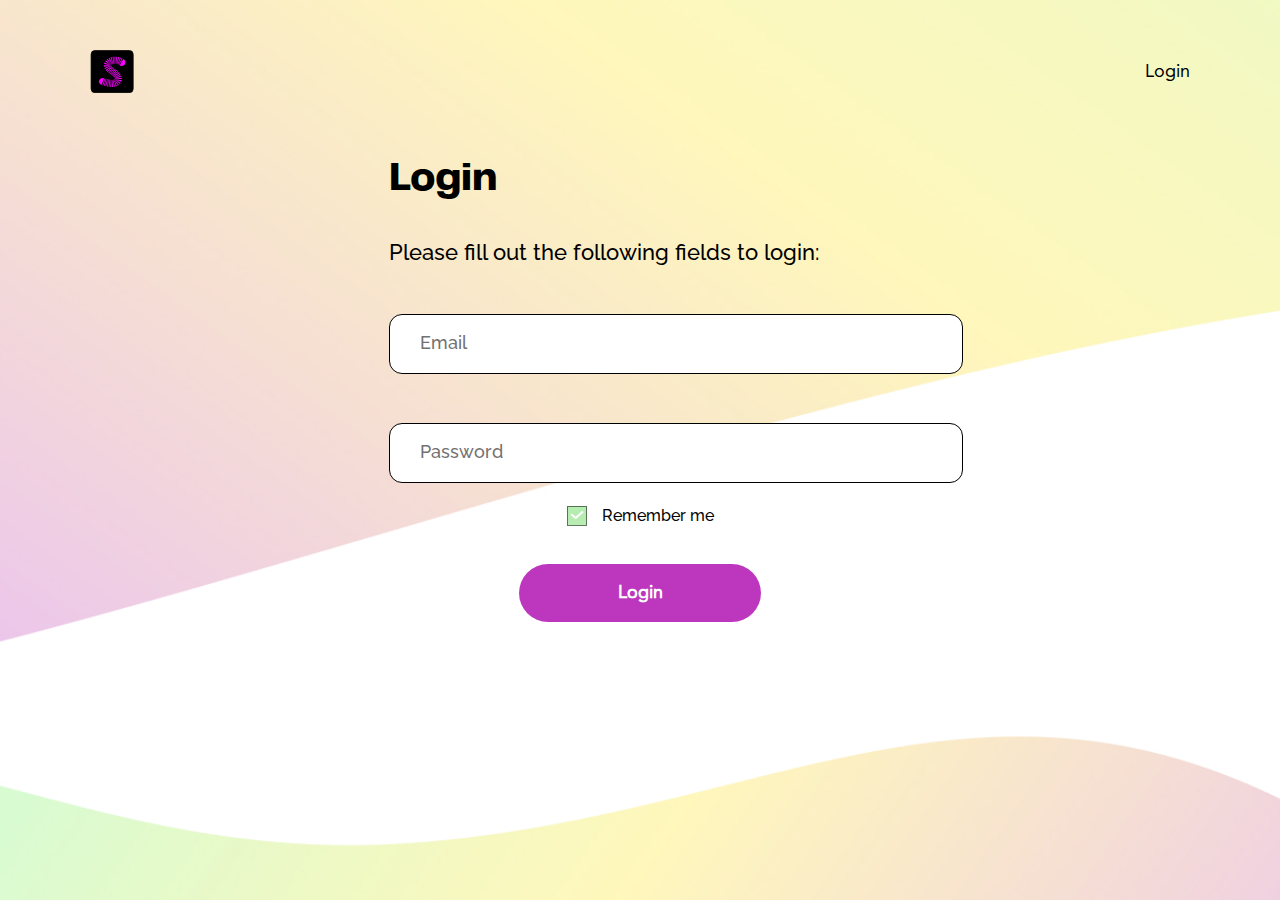
<file: login.html>
<!DOCTYPE html>
<html lang="en">
<head>
	<meta charset="UTF-8">
	<meta name="viewport" content="width=device-width, initial-scale=1.0">
	<title>Login</title>
	<link rel="stylesheet" href="css/login.css">
</head>
<body>
	<div class="wrapper">
		<header class="main-header">
			<div class="container">
				<div class="navbar">
				    <a class="logo">
				     	<img src="assets/logo2.svg" />
			  	    </a>
			 	    <nav class="nav-menu menu">
					    <ul class="nav-items">
					       <li class="nav-item"><a href="https://shortme.site/site/login">Login</a></li>
				    	</ul>
				   </nav>
				</div>
				<div class="home">
					<p class="header">Login</p>
					<p class="desc">Please fill out the following fields to login:</p>
					<div class="login__data">
				    	<input type="text" class="button__text" placeholder="Email" />
					    <input type="text" class="button__text password" placeholder="Password" />
					    <div class="remember">
						    <div class="button__check"><img src="assets/button__checked.svg" /></div>
						    <p class="text">Remember me</p>
					    </div>
					    <button class="button__sumbit"><span>Login</span></button>
					</div>
				</div>
			</div>
		</header>
	</div>
</body>
</html>
</file>
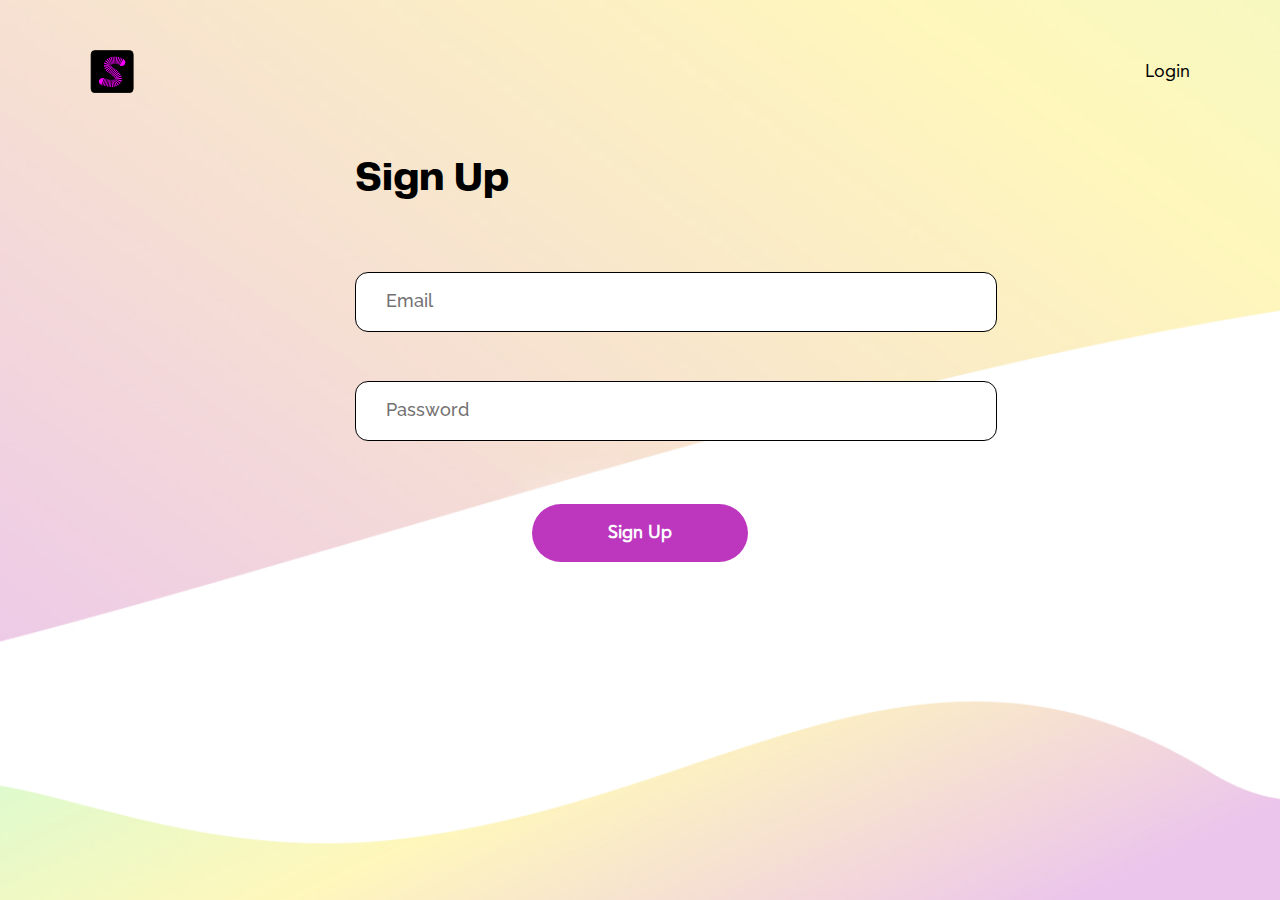
<file: sign.html>
<!DOCTYPE html>
<html lang="en">
<head>
	<meta charset="UTF-8">
	<meta name="viewport" content="width=device-width, initial-scale=1.0">
	<title>Sign Up</title>
	<link rel="stylesheet" href="css/sign.css">
</head>
<body>
	<div class="wrapper">
		<header class="main-header">
			<div class="container">
				<div class="navbar">
				    <a class="logo">
				     	<img src="assets/logo2.svg" />
			  	    </a>
			 	    <nav class="nav-menu menu">
					    <ul class="nav-items">
					       <li class="nav-item"><a href="https://shortme.site/site/login">Login</a></li>
				    	</ul>
				   </nav>
				</div>
				<div class="home">
					<p class="header">Sign Up</p>
					<div class="sign__data">
				    	<input type="text" class="button__text" placeholder="Email" />
					    <input type="text" class="button__text password" placeholder="Password" />
					    <button class="button__sumbit"><span>Sign Up</span></button>
					</div>
				</div>
			</div>
		</header>
	</div>
</body>
</html>
</file>
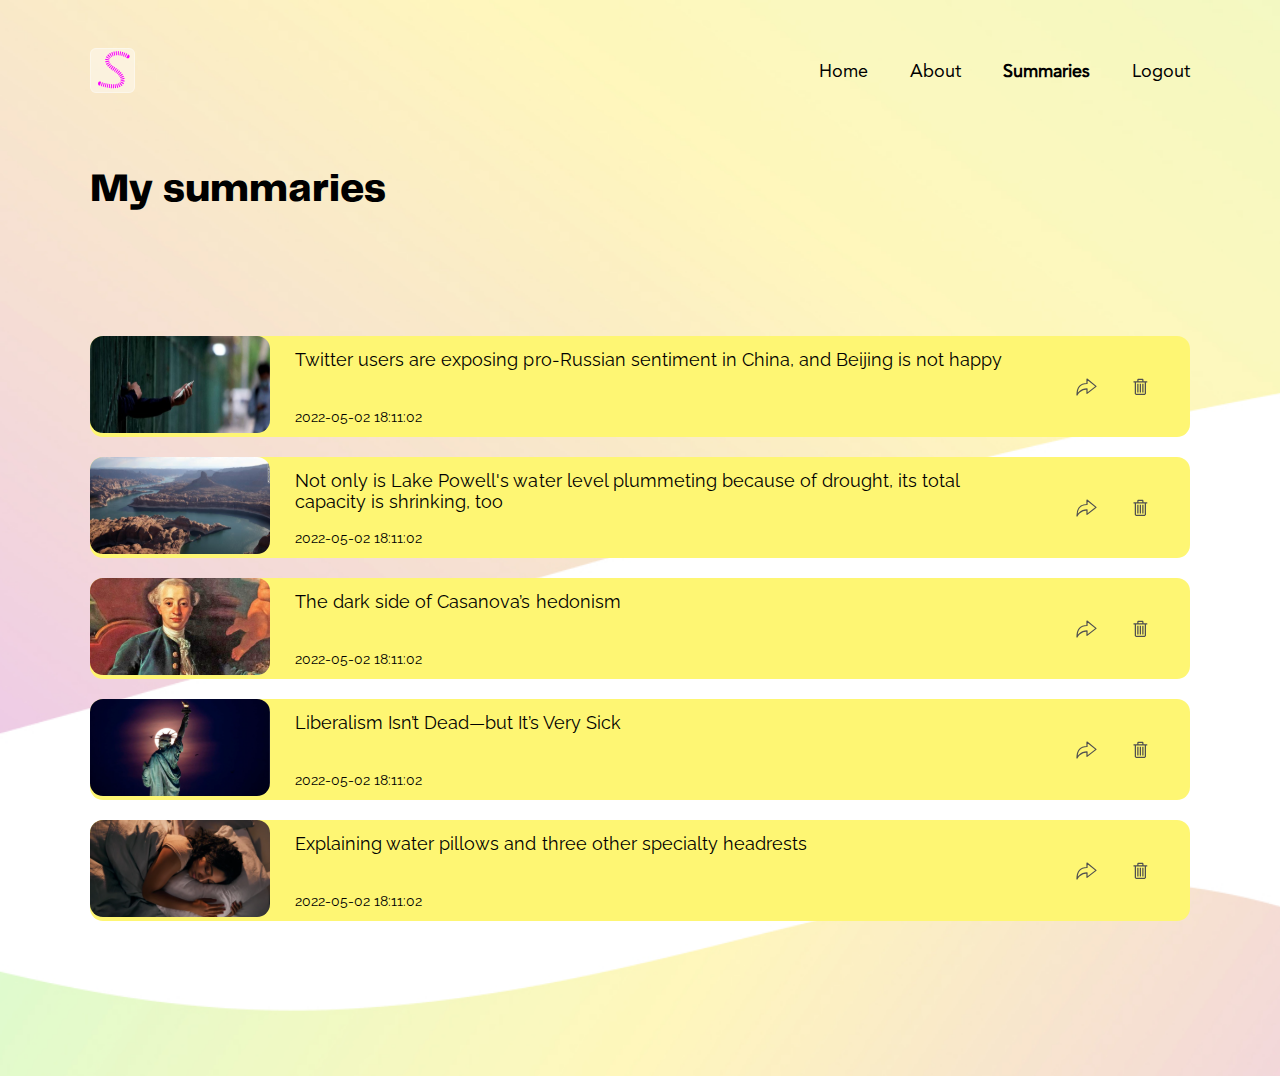
<file: summaries.html>
<!DOCTYPE html>
<html lang="en">
<head>
    <meta charset="UTF-8">
    <meta name="viewport" content="width=device-width, initial-scale=1.0">
    <title>Summaries</title>
    <link rel="stylesheet" href="css/summaries.css">
</head>
<body>
    <div class="wrapper">
        <header class="main-header">
                <div class="navbar container">
                    <a class="logo">
                        <img src="assets/logo.svg" />
                    </a>
                    <div class="nav-burger">
                        <span></span>
                    </div>
                    <nav class="burger-menu">
                        <ul class="nav-items">
                            <li class="nav-item"><a href="index.html">Home</a></li>
                            <li class="nav-item"><a href="https://shortme.site/site/about">About</a></li>
                            <li class="nav-item"><a href="summaries.html">Summaries</a></li>
                            <li class="nav-item"><a href="#">Logout</a></li>
                        </ul>
                    </nav>
                    <nav class="nav-menu menu">
                        <ul class="nav-items">
                           <li class="nav-item"><a href="index.html">Home</a></li>
                           <li class="nav-item"><a href="https://shortme.site/site/about">About</a></li>
                           <li class="nav-item"><a href="summaries.html" style="font-weight: 750">Summaries</a></li>
                           <li class="nav-item"><a href="#">Logout</a></li>
                        </ul>
                   </nav>
                </div>
                <div class="home container">
                    <p class="header container">My summaries</p>
                    <div class="contents">
                        <div class="content">
                            <div class="card__img">
                                <img src="assets/summar1.svg" />
                            </div>
                            <div class="card__text">
                                <p class="text__desc">Twitter users are exposing pro-Russian sentiment in China, and Beijing is not happy</p>
                                <p class="text__date">2022-05-02 18:11:02</p>
                            </div>
                            <div class="card__share">
                                <img src="assets/share.svg" />
                                <img src="assets/basket.svg" />
                            </div>
                        </div>
                        <div class="content">
                            <div class="card__img">
                                <img src="assets/summar2.svg" />
                            </div>
                            <div class="card__text">
                                <p class="text__desc">Not only is Lake Powell's water level plummeting because of drought, its total capacity is shrinking, too</p>
                                <p class="text__date">2022-05-02 18:11:02</p>
                            </div>
                            <div class="card__share">
                                <img src="assets/share.svg" />
                                <img src="assets/basket.svg" />
                            </div>
                        </div>
                        <div class="content">
                            <div class="card__img">
                                <img src="assets/summar3.svg" />
                            </div>
                            <div class="card__text">
                                <p class="text__desc">The dark side of Casanova’s hedonism</p>
                                <p class="text__date">2022-05-02 18:11:02</p>
                            </div>
                            <div class="card__share">
                                <img src="assets/share.svg" />
                                <img src="assets/basket.svg" />
                            </div>
                        </div>
                        <div class="content">
                            <div class="card__img">
                                <img src="assets/summar4.svg" />
                            </div>
                            <div class="card__text">
                                <p class="text__desc">Liberalism Isn’t Dead—but It’s Very Sick</p>
                                <p class="text__date">2022-05-02 18:11:02</p>
                            </div>
                            <div class="card__share">
                                <img src="assets/share.svg" />
                                <img src="assets/basket.svg" />
                            </div>
                        </div>
                        <div class="content">
                            <div class="card__img">
                                <img src="assets/summar5.svg" />
                            </div>
                            <div class="card__text">
                                <p class="text__desc">Explaining water pillows and three other specialty headrests</p>
                                <p class="text__date">2022-05-02 18:11:02</p>
                            </div>
                            <div class="card__share">
                                <img src="assets/share.svg" />
                                <img src="assets/basket.svg" />
                            </div>
                        </div>
                    </div>
                </div>
                <div class="line__style"></div>
            </header>
            <script src="./js/jquery-3.4.1.min.js"></script>
            <script src="./js/nav-burger.js"></script>
           </script>
    </body>
</html>
</file>
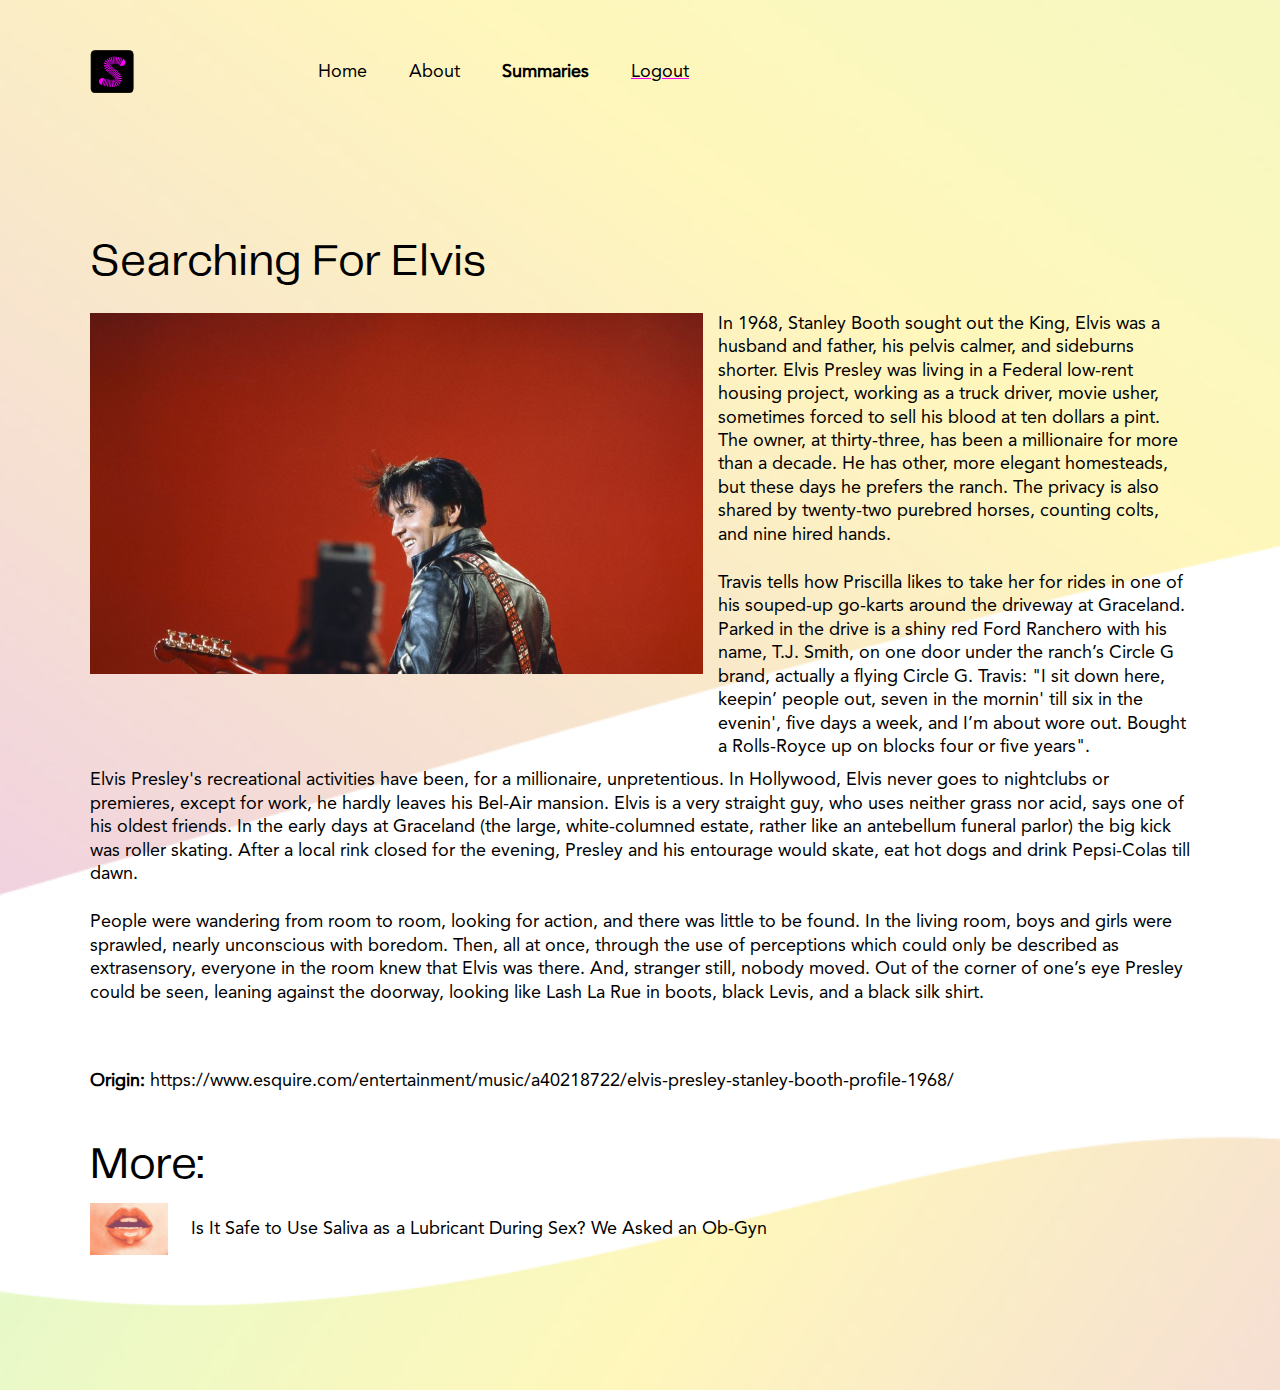
<file: summary.html>
<!DOCTYPE html>
<html lang="en">
<head>
	<meta charset="UTF-8">
	<meta name="viewport" content="width=device-width, initial-scale=1.0">
	<title>Summary</title>
	<link rel="stylesheet" href="css/summary.css">
</head>
<body>
	<div class="wrapper">
		<header class="main-header">
			<div class="container">
				<div class="navbar">
				    <a class="logo">
				     	<img src="assets/logo2.svg" />
			  	    </a>
			  	    <div class="nav-burger">
                        <span></span>
                    </div>
                    <nav class="burger-menu">
                        <ul class="nav-items">
                            <li class="nav-item"><a href="index.html">Home</a></li>
                            <li class="nav-item"><a href="https://shortme.site/site/about">About</a></li>
                            <li class="nav-item"><a href="summaries.html">Summaries</a></li>
                            <li class="nav-item"><a href="#">Logout</a></li>
                        </ul>
                    </nav>
			 	    <nav class="nav-menu menu">
					    <ul class="nav-items">
					       <li class="nav-item"><a href="index.html">Home</a></li>
					       <li class="nav-item"><a href="https://shortme.site/site/about">About</a></li>
					       <li class="nav-item active"><a href="summaries.html">Summaries</a></li>
					       <li class="nav-item logout"><a href="#">Logout</a></li>
				    	</ul>
				   </nav>
				</div>
				<div class="home">
					<p class="header">Searching For Elvis</p>
					<div class="contents">
						<div class="content__img"><img src="assets/summary.svg" /></div>
						<div class="content__header">
							<p class="text">In 1968, Stanley Booth sought out the King, Elvis was a husband and father, his pelvis calmer, and sideburns shorter. Elvis Presley was living in a Federal low-rent housing project, working as a truck driver, movie usher, sometimes forced to sell his blood at ten dollars a pint. The owner, at thirty-three, has been a millionaire for more than a decade. He has other, more elegant homesteads, but these days he prefers the ranch. The privacy is also shared by twenty-two purebred horses, counting colts, and nine hired hands.</p>
							<p class="text text2">Travis tells how Priscilla likes to take her for rides in one of his souped-up go-karts around the driveway at Graceland. Parked in the drive is a shiny red Ford Ranchero with his name, T.J. Smith, on one door under the ranch’s Circle G brand, actually a flying Circle G. Travis: "I sit down here, keepin’ people out, seven in the mornin' till six in the evenin', five days a week, and I’m about wore out. Bought a Rolls-Royce up on blocks four or five years".</p>
						</div>
					</div>
					<div class="contents__text">
						<p class="text">Elvis Presley's recreational activities have been, for a millionaire, unpretentious. In Hollywood, Elvis never goes to nightclubs or premieres, except for work, he hardly leaves his Bel-Air mansion. Elvis is a very straight guy, who uses neither grass nor acid, says one of his oldest friends. In the early days at Graceland (the large, white-columned estate, rather like an antebellum funeral parlor) the big kick was roller skating. After a local rink closed for the evening, Presley and his entourage would skate, eat hot dogs and drink Pepsi-Colas till dawn.</p>
						<p class="text text2">People were wandering from room to room, looking for action, and there was little to be found. In the living room, boys and girls were sprawled, nearly unconscious with boredom. Then, all at once, through the use of perceptions which could only be described as extrasensory, everyone in the room knew that Elvis was there. And, stranger still, nobody moved. Out of the corner of one’s eye Presley could be seen, leaning against the doorway, looking like Lash La Rue in boots, black Levis, and a black silk shirt.</p>
					</div>
					<p class="link"><span>Origin:</span>&nbsp;https://www.esquire.com/entertainment/music/a40218722/elvis-presley-stanley-booth-profile-1968/</p>
					<p class="header desc">More:</p>
					<div class="contents__desc">
						<img src="assets/summary__desc.svg" />
						<p class="text">Is It Safe to Use Saliva as a Lubricant During Sex? We Asked an Ob-Gyn</p>
					</div>
				</div>
			</div>
		</header>
	</div>
	<script src="./js/jquery-3.4.1.min.js"></script>
    <script src="./js/nav-burger.js"></script>
</body>
</html>
</file>
<file: css/login.css>
body {
	margin: 0px;
	padding: 0px;
}
p {
	padding: 0px;
	margin: 0px;
}
@font-face {
    font-family: AvenirRegular;
    src: url("../fonts/AvenirRegular.otf");
}
@font-face {
    font-family: PPTelegrafBold;
    src: url("../fonts/PPTelegrafBold.otf");
}
@font-face {
    font-family: PPTelegrafRegular;
    src: url("../fonts/PPTelegrafRegular.otf");
}
@font-face {
    font-family: RalewayRegular;
    src: url("../fonts/RalewayRegular.ttf");
}
@font-face {
    font-family: RalewayMedium;
    src: url("../fonts/RalewayMedium.ttf");
}
@font-face {
    font-family: RalewayBold;
    src: url("../fonts/RalewayBold.ttf");
}
@font-face {
    font-family: RalewaySemiBold;
    src: url("../fonts/RalewaySemiBold.ttf");
}
.wrapper {
	overflow: hidden;
}
.container {
	max-width: 1218px;
	margin: 0px auto;
}
.main-header {
	background: url(../assets/login__fon.jpg) no-repeat;
    background-position: center;
    background-size: cover;
	height: 100vh;
	position: relative;
}
.main-header .navbar {
	display: flex;
	align-items: center;
	padding-top: 5vh;
}
.main-header .navbar .logo img {
	width: 5vh;
}
.main-header .navbar .menu {
	flex: 1 1 auto;
}
.main-header .navbar .nav-menu {
	justify-content: flex-end;
    display: flex;
}
.main-header .navbar .nav-menu .nav-items {
	display: flex;
	gap: 42px;
}
.main-header .navbar .nav-menu .nav-items .nav-item {
    list-style: none;
}
.main-header .navbar .nav-menu .nav-items .nav-item a {
	font-family: 'AvenirRegular';
    font-style: normal;
    font-weight: 400;
    font-size: 18px;
    line-height: 22px;
    color: #000000;
    text-decoration: none;
}
.main-header .home {
	padding-top: 59px;
	justify-content: center;
    width: 100%;
    display: grid;
}
.main-header .home .header {
	font-family: 'PPTelegrafBold';
    font-style: normal;
    font-weight: 800;
    font-size: 40px;
    line-height: 42px;
    color: #000000;
}
.main-header .home .desc {
	font-family: 'RalewayMedium';
    font-style: normal;
    font-weight: 500;
    font-size: 22px;
    line-height: 26px;
    color: #000000;
    padding-top: 39px;
}
.main-header .home .login__data {
    text-align: center;
    margin-top: 49px;
}
.main-header .home .login__data .button__text {
	background: #FFFFFF;
    border: 1px solid #000000;
    border-radius: 13px;
    width: 100%;
    padding: 2.4vh 4.4vh 2.4vh 3.4vh;
}
.main-header .home .login__data .password {
	margin-top: 49px;
}
.main-header .home .login__data .button__text::placeholder{
	font-family: 'RalewayMedium';
    font-style: normal;
    font-weight: 500;
    font-size: 18px;
    line-height: 21px;
    color: #737171;
}
.main-header .home .login__data .remember {
	padding-top: 20px;
	display: flex;
	justify-content: center;
	align-items: center;
	gap: 15px;
}
.main-header .home .login__data .remember .button__check {
    background: url(../assets/button__check.png) no-repeat;
    width: 20px;
    height: 20px;
}
.main-header .home .login__data .remember .text {
    font-family: 'RalewayMedium';
    font-style: normal;
    font-weight: 500;
    font-size: 1.8vh;
    line-height: 26px;
    color: #000000;
}
.main-header .home .login__data .button__sumbit {
	background: #BC37BE;
    box-shadow: 0px 0px 50px 1px #FFFFFF;
    border-radius: 43px;
    padding: 2vh 0px 2vh 0px;
    width: 48%;
    margin-top: 35px;
    border: unset;
    cursor: pointer;
}
.main-header .home .login__data .button__sumbit span {
	font-family: 'AvenirRegular';
    font-style: normal;
    font-weight: 750;
    font-size: 18px;
    line-height: 22px;
    color: #FFFFFF;
}
@media only screen and (max-width: 1300px) {
    .container {
    	max-width: 1100px;
    }
}
@media only screen and (max-width: 768px) {
    .main-header {padding-bottom: 8px;}
    .container{max-width: 280px;}
    .main-header{background: url(../assets/fonLogin.jpg);background-size: cover;}
    .main-header .navbar .nav-menu{display: none;}
    .main-header .home{text-align: center;}
    .main-header .home .header{font-size: 18px;line-height: 19px;}
    .main-header .home .desc{font-size: 14px;padding-top: 10px;}
    .main-header .home .login__data{margin-top: 28px;}
    .main-header .home .login__data .button__text{padding: 8px 0px 8px 17px;width: 82%;}
    .main-header .home .login__data .password{margin-top: 13px;}
    .main-header .home .login__data .remember{gap: 5px;padding-top: 10px;}
    .main-header .home .login__data .remember .button__check{width: 11px;height: 11px;}
    .main-header .home .login__data .remember .button__check img{width: 10px;height: 15px;}
    .main-header .home .login__data .button__text::placeholder{font-family: 'AvenirRegular';font-size: 12px;font-weight: 400;}
    .main-header .home .login__data .remember .text{font-size: 12px;}
    .main-header .home .login__data .button__sumbit{width: 40%;padding: 1.5vh 0px 1.5vh 0px;margin-top: 21px;}
    .main-header .home .login__data .button__sumbit span{font-size: 14px;font-family: 'RalewayMedium';font-weight: 500;}
}
</file>
<file: css/sign.css>
body {
	margin: 0px;
	padding: 0px;
}
p {
	padding: 0px;
	margin: 0px;
}
@font-face {
    font-family: AvenirRegular;
    src: url("../fonts/AvenirRegular.otf");
}
@font-face {
    font-family: PPTelegrafBold;
    src: url("../fonts/PPTelegrafBold.otf");
}
@font-face {
    font-family: PPTelegrafRegular;
    src: url("../fonts/PPTelegrafRegular.otf");
}
@font-face {
    font-family: RalewayRegular;
    src: url("../fonts/RalewayRegular.ttf");
}
@font-face {
    font-family: RalewayMedium;
    src: url("../fonts/RalewayMedium.ttf");
}
@font-face {
    font-family: RalewayBold;
    src: url("../fonts/RalewayBold.ttf");
}
@font-face {
    font-family: RalewaySemiBold;
    src: url("../fonts/RalewaySemiBold.ttf");
}
.wrapper {
	overflow: hidden;
}
.container {
	max-width: 1218px;
	margin: 0px auto;
}
.main-header {
	background: url(../assets/signup__fon.jpg) no-repeat;
    background-position: center;
    background-size: cover;
	height: 100vh;
	position: relative;
}
.main-header .navbar {
	display: flex;
	align-items: center;
	padding-top: 5vh;
}
.main-header .navbar .logo img {
	width: 5vh;
}
.main-header .navbar .menu {
	flex: 1 1 auto;
}
.main-header .navbar .nav-menu {
	justify-content: flex-end;
    display: flex;
}
.main-header .navbar .nav-menu .nav-items {
	display: flex;
	gap: 42px;
}
.main-header .navbar .nav-menu .nav-items .nav-item {
    list-style: none;
}
.main-header .navbar .nav-menu .nav-items .nav-item a {
	font-family: 'AvenirRegular';
    font-style: normal;
    font-weight: 400;
    font-size: 18px;
    line-height: 22px;
    color: #000000;
    text-decoration: none;
}
.main-header .home {
	padding-top: 59px;
	justify-content: center;
    width: 100%;
    display: grid;
}
.main-header .home .header {
	font-family: 'PPTelegrafBold';
    font-style: normal;
    font-weight: 800;
    font-size: 40px;
    line-height: 42px;
    color: #000000;
}
.main-header .home .desc {
	font-family: 'RalewayMedium';
    font-style: normal;
    font-weight: 500;
    font-size: 22px;
    line-height: 26px;
    color: #000000;
    padding-top: 39px;
}
.main-header .home .sign__data{
    text-align: center;
    margin-top: 8vh;
}
.main-header .home .sign__data .button__text {
	background: #FFFFFF;
    border: 1px solid #000000;
    border-radius: 13px;
    width: 100%;
    padding: 2.4vh 4.4vh 2.4vh 3.4vh;
}
.main-header .home .sign__data .password {
	margin-top: 49px;
}
.main-header .home .sign__data .button__text::placeholder{
	font-family: 'RalewayMedium';
    font-style: normal;
    font-weight: 500;
    font-size: 18px;
    line-height: 21px;
    color: #737171;
}
.main-header .home .sign__data .remember {
	padding-top: 20px;
	display: flex;
	justify-content: center;
	align-items: center;
	gap: 15px;
}
.main-header .home .sign__data .remember .button__check {
    background: url(../assets/button__check.png) no-repeat;
    width: 20px;
    height: 20px;
}
.main-header .home .sign__data .remember .text {
    font-family: 'RalewayMedium';
    font-style: normal;
    font-weight: 500;
    font-size: 1.8vh;
    line-height: 26px;
    color: #000000;
}
.main-header .home .sign__data .button__sumbit {
	background: #BC37BE;
    box-shadow: 0px 0px 50px 1px #FFFFFF;
    border-radius: 43px;
    padding: 2vh 0px 2vh 0px;
    width: 38%;
    margin-top: 7vh;
    border: unset;
    cursor: pointer;
}
.main-header .home .sign__data .button__sumbit span {
	font-family: 'AvenirRegular';
    font-style: normal;
    font-weight: 750;
    font-size: 18px;
    line-height: 22px;
    color: #FFFFFF;
}
@media only screen and (max-width: 1300px) {
    .container {
    	max-width: 1100px;
    }
}
@media only screen and (max-width: 768px) {
    .main-header {padding-bottom: 8px;}
    .container{max-width: 280px;}
    .main-header{background: url(../assets/fonLogin.jpg);background-size: cover;}
    .main-header .navbar .nav-menu{display: none;}
    .main-header .home{text-align: center;}
    .main-header .home .header{font-size: 18px;line-height: 19px;}
    .main-header .home .desc{font-size: 14px;padding-top: 10px;}
    .main-header .home .sign__data{margin-top: 55px;}
    .main-header .home .sign__data .button__text{padding: 8px 0px 8px 17px;width: 82%;}
    .main-header .home .sign__data .password{margin-top: 13px;}
    .main-header .home .sign__data .remember{gap: 5px;padding-top: 10px;}
    .main-header .home .sign__data .remember .button__check{width: 11px;height: 11px;}
    .main-header .home .sign__data .remember .button__check img{width: 10px;height: 15px;}
    .main-header .home .sign__data .button__text::placeholder{font-family: 'AvenirRegular';font-size: 12px;font-weight: 400;}
    .main-header .home .sign__data .remember .text{font-size: 12px;}
    .main-header .home .sign__data .button__sumbit{width: 40%;padding: 1.5vh 0px 1.5vh 0px;margin-top: 23px;}
    .main-header .home .sign__data .button__sumbit span{font-size: 14px;font-family: 'RalewayMedium';font-weight: 500;}
}
</file>
<file: css/summaries.css>
body {
	margin: 0px;
	padding: 0px;
}
p {
	padding: 0px;
	margin: 0px;
}
@font-face {
    font-family: AvenirRegular;
    src: url("../fonts/AvenirRegular.otf");
}
@font-face {
    font-family: PPTelegrafBold;
    src: url("../fonts/PPTelegrafBold.otf");
}
@font-face {
    font-family: PPTelegrafRegular;
    src: url("../fonts/PPTelegrafRegular.otf");
}
@font-face {
    font-family: RalewayRegular;
    src: url("../fonts/RalewayRegular.ttf");
}
@font-face {
    font-family: RalewayMedium;
    src: url("../fonts/RalewayMedium.ttf");
}
@font-face {
    font-family: RalewayBold;
    src: url("../fonts/RalewayBold.ttf");
}
@font-face {
    font-family: RalewaySemiBold;
    src: url("../fonts/RalewaySemiBold.ttf");
}
.wrapper {
}
.container {
	max-width: 1218px;
	margin: 0px auto;
}
.main-header {
	background: url(../assets/login__fon.jpg) no-repeat;
    background-position: center;
    background-size: cover;
    padding-bottom: 15vh;
	position: relative;
}
.main-header .line__style {
    position: absolute;
    bottom: 49.5rem;
    left: 1px;
    z-index: -1;
}
.main-header .line__style::before {
    content: '';
    position: absolute;
    background: #C1F8B0;
    width: 43rem;
    height: 77px;
    z-index: -1;
    border-radius: 0px 305px 305px 0px;
}
.main-header .navbar {
	display: flex;
	align-items: center;
	padding-top: 5vh;
}
.main-header .navbar .logo img {
	width: 5vh;
}
.main-header .navbar .menu {
	flex: 1 1 auto;
}
.main-header .navbar .nav-menu {
	justify-content: flex-end;
    display: flex;
}
.main-header .navbar .nav-burger {
    display: none;
}
.main-header .navbar .burger-menu {
    display: none;
}
.main-header .navbar .nav-menu .nav-items {
	display: flex;
	gap: 42px;
}
.main-header .navbar .nav-menu .nav-items .nav-item {
    list-style: none;
}
.main-header .navbar .nav-menu .nav-items .nav-item a {
	font-family: 'AvenirRegular';
    font-style: normal;
    font-weight: 400;
    font-size: 18px;
    line-height: 22px;
    color: #000000;
    text-decoration: none;
}
.main-header .home {
    padding-top: 70px;
    justify-content: left;
    width: 100%;
}
.main-header .home .header {
	font-family: 'PPTelegrafBold';
    font-style: normal;
    font-weight: 800;
    font-size: 40px;
    line-height: 42px;
    color: #000000;
}
.main-header .home .contents {
    margin-top: 125px;
}
.main-header .home .contents .content {
    background: #FEF673;
    border-radius: 13px;
    display: flex;
    align-items: center;
    margin-bottom: 20px;
    position: relative;
}
.main-header .home .contents .content .card__img img {
    width: 100%;
}
.main-header .home .contents .content .card__text {
    padding-left: 25px;
    width: 65%;
}
.main-header .home .contents .content .card__text .text__desc {
    font-family: 'RalewayRegular';
    font-style: normal;
    font-weight: 400;
    font-size: 18px;
    line-height: 21px;
    letter-spacing: 0.001em;
    color: #000000;
    height: 60px;
}
.main-header .home .contents .content .card__text .text__date {
    font-family: 'RalewayRegular';
    font-style: normal;
    font-weight: 400;
    font-size: 14px;
    line-height: 16px;
    letter-spacing: 0.001em;
    color: #000000;
}
.main-header .home .contents .content .card__share {
    margin-left: auto;
    padding-right: 42px;
    gap: 36px;
    display: flex;
}
@media only screen and (max-width: 1300px) {
    .container {
    	max-width: 1100px;
    }
}
@media only screen and (max-width: 768px) {
    .main-header {height: 100vh;}
    .container{max-width: 280px;}
    .main-header{background: url(../assets/backSummary.jpg);background-size: cover;}
    .main-header .line__style{display: none;}
    .main-header .navbar .nav-menu{display: none;}
    .main-header .navbar{padding-top: 27px;}
    .main-header .navbar .logo img{width: 27px;position: relative;z-index: 4;}
    .main-header .navbar .nav-burger{display: block;position: relative;width: 16px;height: 14px;margin-left: auto;}
    .main-header .navbar .nav-burger:before,.main-header .navbar .nav-burger:after{content: '';background-color: #000;position: absolute;width: 100%;height: 2px;left: 0px;
    z-index: 4;transition: all 0.3s ease 0s;}
    .main-header .navbar .nav-burger:before{top: 5px;}
    .main-header .navbar .nav-burger:after{bottom: -1px;}
    .main-header .navbar .nav-burger span{background-color: #000;position: absolute;left: 0;width: 100%;height: 2px;top: -2px;z-index: 4;transition: all 0.3s ease 0s;}
    .main-header .navbar .nav-burger.active:after{transform: rotate(-48deg);bottom: 6px;}
    .main-header .navbar .nav-burger.active:before{transform: rotate(48deg);top: 6px;}
    .main-header .navbar .nav-burger.active span{transform: scale(0);}
    .main-header .navbar .burger-menu{display: block;position: fixed;top: 0;right: -100%;width: 100%;height: 100%;
    background: url(../assets/index__fon.jpg) no-repeat;background-size: cover;z-index: 3;z-index: 3;padding: 75px 0px 0px 0px;transition: all 0.3s ease 0s;}
    .main-header .navbar .burger-menu.active{right: 0;}
    .main-header .navbar .burger-menu .nav-items .nav-item{list-style: none;margin-bottom: 14px;}
    .main-header .navbar .burger-menu .nav-items .nav-item:before{content: '';background: url(../assets/arrow.svg) no-repeat;width: 6.79px;
    height: 10.19px;display: inline-block;margin-right: 0.6rem;background-position: center;background-size: cover;margin-bottom: 1px;}
    .main-header .navbar .burger-menu .nav-items .nav-item a {font-family: 'AvenirRegular';font-style: normal;
    font-weight: 400;line-height: 29px;color: #000000;text-decoration: none;font-size: 24px;}
    .main-header .home{text-align: center;max-width: unset !important;padding-top: 56px;}
    .main-header .home .header{font-size: 24px;line-height: 25px;text-align: left;}
    .main-header .home .contents{margin-top: 12px;}
    .main-header .home .contents .content{align-items: unset;}
    .main-header .home .contents .content .card__img img{width: 66%;height: 62px;}
    .main-header .home .contents .content .card__text{padding-left: 0px;width: 70%;padding-top: 7px;position: relative;right: 0.5rem;padding-bottom: 8px;}
    .main-header .home .contents .content .card__text .text__desc{font-size: 14px;line-height: 17px;height: unset;text-align: left;}
    .main-header .home .contents .content .card__text .text__date{font-size: 12px;padding-top: 21px;text-align: left;}
    .main-header .home .contents .content .card__share{position: absolute;bottom: 9px;gap: 12px;right: 1px;padding-right: 0.5rem;}
    .main-header .home .contents .content .card__share img{width: 22px;height: 14px;} 
}
</file>
<file: css/summary.css>
body {
	margin: 0px;
	padding: 0px;
}
p {
	padding: 0px;
	margin: 0px;
}
@font-face {
    font-family: AvenirRegular;
    src: url("../fonts/AvenirRegular.otf");
}
@font-face {
    font-family: PPTelegrafBold;
    src: url("../fonts/PPTelegrafBold.otf");
}
@font-face {
    font-family: PPTelegrafRegular;
    src: url("../fonts/PPTelegrafRegular.otf");
}
@font-face {
    font-family: RalewayRegular;
    src: url("../fonts/RalewayRegular.ttf");
}
@font-face {
    font-family: RalewayMedium;
    src: url("../fonts/RalewayMedium.ttf");
}
@font-face {
    font-family: RalewayBold;
    src: url("../fonts/RalewayBold.ttf");
}
@font-face {
    font-family: RalewaySemiBold;
    src: url("../fonts/RalewaySemiBold.ttf");
}
.wrapper {
}
.container {
	max-width: 1218px;
	margin: 0px auto;
}
.main-header {
    background: url(../assets/login__fon.jpg) no-repeat;
    background-position: center;
    background-size: cover;
	height: 100%;
	position: relative;
    padding-bottom: 15vh;
}
.main-header .navbar {
	display: flex;
	align-items: center;
	padding-top: 5vh;
    gap: 143px;
}
.main-header .navbar .nav-burger {
    display: none;
}
.main-header .navbar .burger-menu {
    display: none;
}
.main-header .navbar .logo img {
	width: 5vh;
}
.main-header .navbar .menu {
	flex: 1 1 auto;
}
.main-header .navbar .nav-menu {
	justify-content: flex-start;
    display: flex;
}
.main-header .navbar .nav-menu .nav-items {
	display: flex;
	gap: 42px;
}
.main-header .navbar .nav-menu .nav-items .nav-item {
    list-style: none;
}
.main-header .navbar .nav-menu .nav-items .nav-item a {
	font-family: 'AvenirRegular';
    font-style: normal;
    font-weight: 400;
    font-size: 18px;
    line-height: 22px;
    color: #000000;
    text-decoration: none;
}
.main-header .navbar .nav-menu .nav-items .active a {
    font-weight: 750;
}
.main-header .navbar .nav-menu .nav-items .logout a {
    text-decoration: underline;
    text-decoration-color: #F900FE;
}
.main-header .home {
	padding-top: 140px;
	justify-content: left;
    width: 100%;
    display: grid;
}
.main-header .home .header {
	font-family: 'PPTelegrafRegular';
    font-style: normal;
    font-weight: 400;
    font-size: 45px;
    line-height: 47px;
    color: #000000;
}
.main-header .home .contents {
    display: flex;
    padding-top: 27px;
    gap: 15px;
}
.main-header .home .contents .content__header .text {
   font-family: 'AvenirRegular';
   font-style: normal;
   font-weight: 400;
   font-size: 18px;
   line-height: 130%;
   color: #000000;
}
.main-header .home .contents .content__header .text2 {
    padding-top: 25px;
}
.main-header .home .contents__text {
    padding-top: 10px;
}
.main-header .home .contents__text .text {
   font-family: 'AvenirRegular';
   font-style: normal;
   font-weight: 400;
   font-size: 18px;
   line-height: 130%;
   color: #000000;
}
.main-header .home .contents__text .text2 {
    padding-top: 25px;
}
.main-header .home .link {
    font-family: 'AvenirRegular';
    font-style: normal;
    font-weight: 400;
    font-size: 18px;
    line-height: 22px;
    color: #000000;
    padding-top: 65px;
}
.main-header .home .link span {
    font-weight: 750;
}
.main-header .home .desc {
    padding-top: 50px;
}
.main-header .home .contents__desc {
    padding-top: 14px;
    display: flex;
    gap: 23px;
    align-items: center;
}
.main-header .home .contents__desc .text {
    font-family: 'AvenirRegular';
    font-style: normal;
    font-weight: 400;
    font-size: 18px;
    line-height: 22px;
    letter-spacing: 0.001em;
    color: #000000;
}
@media only screen and (max-width: 1300px) {
    .container {
    	max-width: 1100px;
    }
}
@media only screen and (max-width: 768px) {
    .main-header {padding-bottom: 8vh;background: url(../assets/backSummary.jpg);background-size: cover;}
    .container{max-width: 280px;}
    .main-header .navbar .nav-menu{display: none;}
    .main-header .navbar{padding-top: 27px;}
    .main-header .navbar .logo img{width: 27px;position: relative;z-index: 4;}
    .main-header .navbar .nav-burger{display: block;position: relative;width: 16px;height: 14px;margin-left: auto;}
    .main-header .navbar .nav-burger:before,.main-header .navbar .nav-burger:after{content: '';background-color: #000;position: absolute;width: 100%;height: 2px;left: 0px;
    z-index: 4;transition: all 0.3s ease 0s;}
    .main-header .navbar .nav-burger:before{top: 4px;}
    .main-header .navbar .nav-burger:after{bottom: 0px;}
    .main-header .navbar .nav-burger span{background-color: #000;position: absolute;left: 0;width: 100%;height: 2px;top: -4px;z-index: 4;transition: all 0.3s ease 0s;}
    .main-header .navbar .nav-burger.active:after{transform: rotate(-48deg);bottom: 6px;}
    .main-header .navbar .nav-burger.active:before{transform: rotate(48deg);top: 6px;}
    .main-header .navbar .nav-burger.active span{transform: scale(0);}
    .main-header .navbar .burger-menu{display: block;position: fixed;top: 0;right: -100%;width: 100%;height: 100%;
    background: url(../assets/index__fon.jpg) no-repeat;background-size: cover;z-index: 3;z-index: 3;padding: 75px 0px 0px 0px;transition: all 0.3s ease 0s;}
    .main-header .navbar .burger-menu.active{right: 0;}
    .main-header .navbar .burger-menu .nav-items .nav-item{list-style: none;margin-bottom: 14px;}
    .main-header .navbar .burger-menu .nav-items .nav-item:before{content: '';background: url(../assets/arrow.svg) no-repeat;width: 6.79px;
    height: 10.19px;display: inline-block;margin-right: 0.6rem;background-position: center;background-size: cover;margin-bottom: 1px;}
    .main-header .navbar .burger-menu .nav-items .nav-item a {font-family: 'AvenirRegular';font-style: normal;
    font-weight: 400;line-height: 29px;color: #000000;text-decoration: none;font-size: 24px;}
    .main-header .home{padding-top: 56px;display: block;}
    .main-header .home .header{font-size: 24px;line-height: 25px;}
    .main-header .home .contents{display: block;padding-top: 13px;}
    .main-header .home .contents .content__img img {width: 100%;}
    .main-header .home .contents .content__header{padding-top: 24px;}
    .main-header .home .contents .content__header .text{font-size: 14px;line-height: 18px;}
    .main-header .home .contents .content__header .text2{padding-top: 20px;}
    .main-header .home .contents__text{display: none;}
    .main-header .home .link{font-size: 14px;line-height: 14px;padding-top: 30px;word-wrap: break-word;}
    .main-header .home .desc{padding-top: 20px;font-size: 18px;line-height: 19px;}
    .main-header .home .contents__desc{padding-top: 8px;gap: 8px;}
    .main-header .home .contents__desc .text{font-size: 14px;line-height: 17px;}
}
</file>
